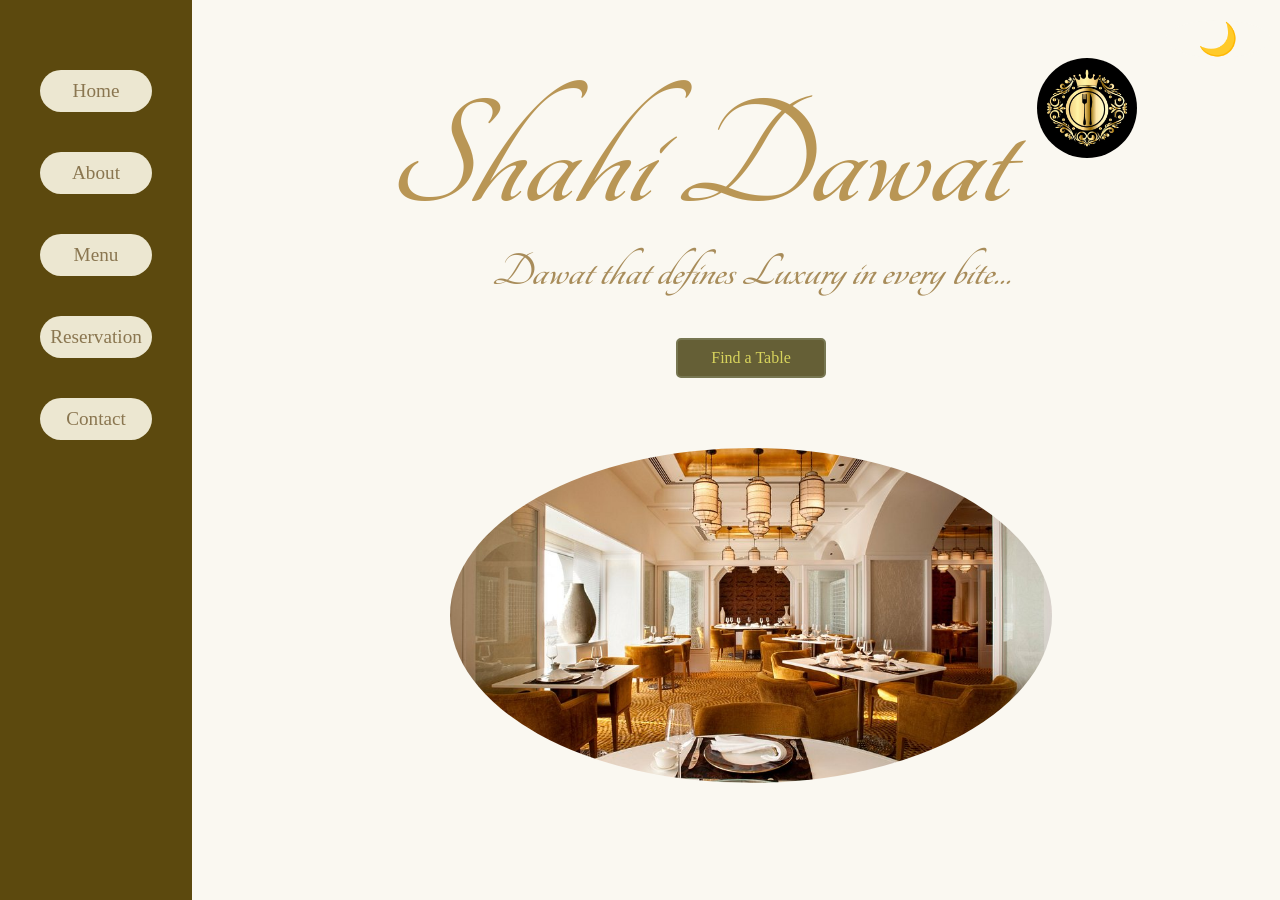
<file: index.html>
<!doctype html>
<html lang="en">

  <head>
    <meta charset="UTF-8" />
    <meta name="viewport" 
          content="width=device-width, initial-scale=1.0" />

    <!-- Title of the website -->
    <title>Complete Business Website</title>

    <!-- CSS file linked with HTML file -->
    <link rel="stylesheet" 
          href="./css/style_home.css" />

    <!-- Imported Google Fonts -->
    <link rel="preconnect" 
          href="https://fonts.googleapis.com" />
    <link rel="preconnect" 
          href="https://fonts.gstatic.com" crossorigin />
    <link rel="preconnect" 
          href="https://fonts.googleapis.com" />
    <link rel="preconnect" 
          href="https://fonts.gstatic.com" crossorigin />
    <link
      href="https://fonts.googleapis.com/css2?family=Finlandica+Headline:ital,wght@0,100..900;1,100..900&family=Lobster&family=Tangerine:wght@400;700&display=swap"
      rel="stylesheet"
    />
  </head>

  <body>

    <!-- CSS Grid used to place the navigation bar 
     separate from other contents -->
    <div class="grid-container">

      <!-- Code for creating navigation bar -->
      <div class="navigation-bar">

        <!-- Navigation bar created using unorderd list :
             <ul> and <li> tag -->
        <ul class="nav-list">

           <!-- Created links to destination webpages 
            inside <li> tag 
            using <a> tag 
            and href attribute -->
          <li class="nav-list-items">
              <!-- Link to Home page -->
            <a class="nav-list-links" 
               href="index.html"
               >Home</a>
          </li>

          <li class="nav-list-items">
            <!-- Link to About page -->
            <a class="nav-list-links" 
               href="about.html"
               >About</a>
          </li>

          <li class="nav-list-items">
            <!-- Link to Menu page -->
            <a class="nav-list-links" 
               href="menu.html"
               >Menu</a>
          </li>

          <li class="nav-list-items">
            <!-- Link to Resevation page -->
            <a class="nav-list-links" 
               href="reservation.html"
               >Reservation</a>
          </li>

          <li class="nav-list-items">
            <!-- Link to Contact page -->
            <a class="nav-list-links" 
               href="contact.html"
               >Contact</a>
          </li>

        </ul>

      </div>


      
      <!-- Code for main content of the 
           Home page -->
      <div class="main-content">
        
        <!-- Theme toggle button -->
        <div class="theme-toggle">
          <button class="theme-toggle-button">&#127769</button>
        </div>

        <!-- Added name of the restraunt 
          using <h1> tag and 
          logo of the restraunt 
          using <img> tag-->
        <div class="restaurant-name">

          <!-- Main heading -->
          <h1>Shahi Dawat</h1>

          <!-- Logo -->
          <img class="logo" 
               src="./images/logo.avif" 
               alt="logo of restraunt" />

        </div>

        <!-- Added a tagline for the restraunt 
             using <p> tag -->
        <div class="tagline">
          <p>Dawat that defines Luxury in every bite...</p>
        </div>

        <!-- Added a button 
            for booking a table 
            in the restraunt -->
        <div class="table-booking-button-container">
          
          <button class="table-booking-button">
            <a class="table-booking-button-text" 
               href="./reservation.html"
               >Find a Table</a>
          </button>
          
        </div>

        <!-- Added an image of the restraunt 
            using <img> tag-->
        <div class="hero-image">
          <img class="img" 
               src="./images/image-restaurant.jpg" 
               alt="restaurnt image" />
        </div>

      </div>

    </div>

    <!-- JS file linked to html file -->
    <script src="./js/script_theme.js"></script>

  </body>
</html>
</file>
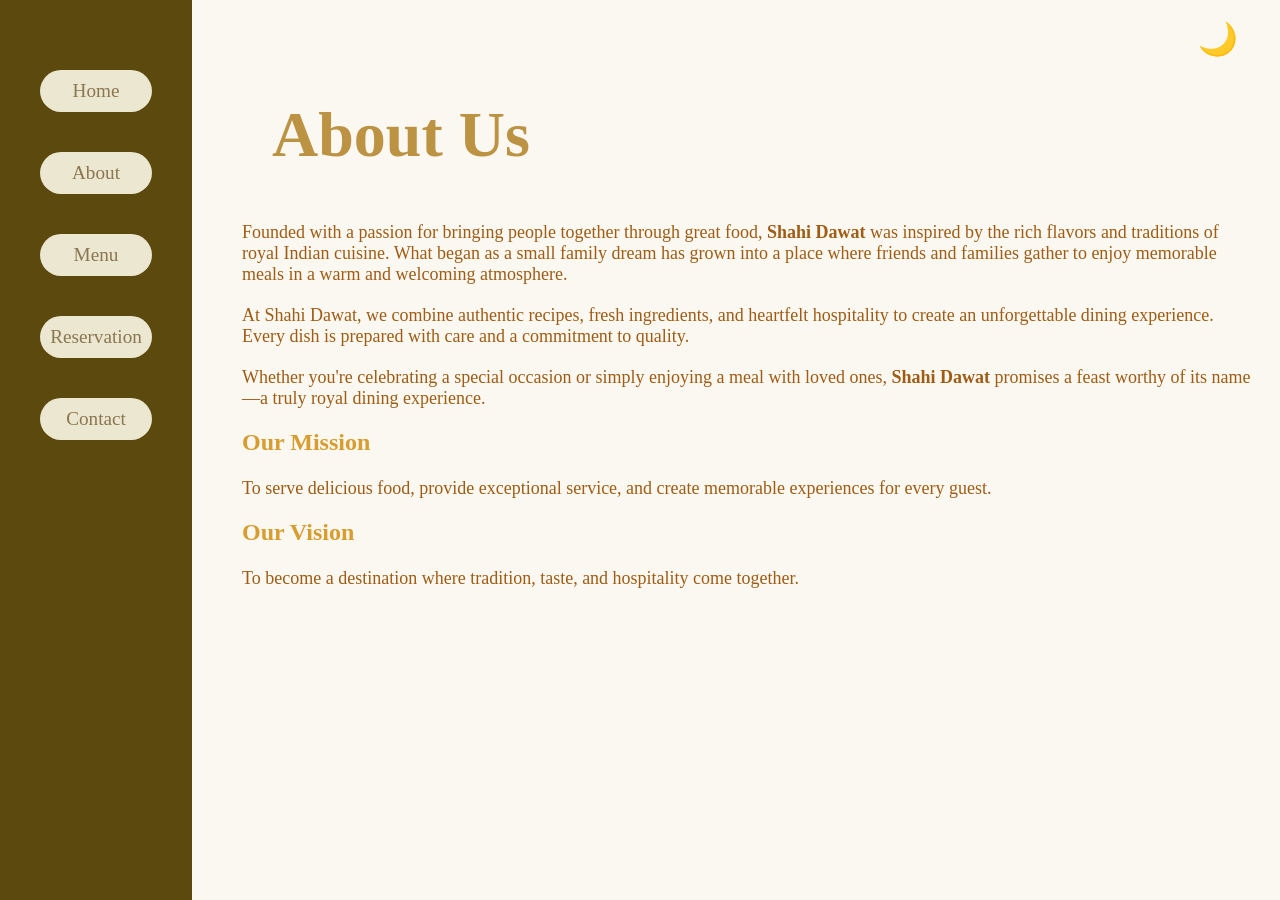
<file: about.html>
<!doctype html>
<html lang="en">

  <head>
    <meta charset="UTF-8" />
    <meta name="viewport" 
          content="width=device-width, initial-scale=1.0" />

    <!-- Title of the webpage -->
    <title>About page</title>

    <!-- CSS file linked with HTML file -->
    <link rel="stylesheet" 
          href="./css/style_about.css" />
  </head>

  <body>

    <!-- CSS Grid container -->
    <div class="grid-container">
  
        <!-- Navigation bar -->
        <div class="navigation-bar">
          <ul class="nav-list">
  
            <li class="nav-list-items">
              <a class="nav-list-links" 
                  href="index.html"
                  >Home</a>
            </li>
            <li class="nav-list-items">
              <a class="nav-list-links" 
                 href="about.html"
                 >About</a>
            </li>
            <li class="nav-list-items">
              <a class="nav-list-links" 
                 href="menu.html"
                 >Menu</a>
            </li>
            <li class="nav-list-items">
              <a class="nav-list-links" 
                 href="reservation.html"
                 >Reservation</a>
            </li>
            <li class="nav-list-items">
              <a class="nav-list-links" 
                 href="contact.html"
                 >Contact</a>
            </li>

          </ul>
        </div>

        

      <!-- Main content -->
        <div class="about">

          <!-- Theme toggle button -->
          <div class="theme-toggle">
          <button class="theme-toggle-button">&#127769</button>
        </div>

        <!-- Main heading -->
          <h2>About Us</h2>

          <!-- About the restaurant -->
          <p>
            Founded with a passion for bringing people together through great
            food,
            <strong>Shahi Dawat</strong> was inspired by the rich flavors and
            traditions of royal Indian cuisine. What began as a small family
            dream has grown into a place where friends and families gather to
            enjoy memorable meals in a warm and welcoming atmosphere.
          </p>

          <p>
            At Shahi Dawat, we combine authentic recipes, fresh ingredients, and
            heartfelt hospitality to create an unforgettable dining experience.
            Every dish is prepared with care and a commitment to quality.
          </p>

          <p>
            Whether you're celebrating a special occasion or simply enjoying a
            meal with loved ones, <strong>Shahi Dawat</strong> promises a feast
            worthy of its name—a truly royal dining experience.
          </p>

          <h3>Our Mission</h3>
          <p>
            To serve delicious food, provide exceptional service, and create
            memorable experiences for every guest.
          </p>

          <h3>Our Vision</h3>
          <p>
            To become a destination where tradition, taste, and hospitality come
            together.
          </p>

        </div>

    </div>

    <!-- JS file linked to html file -->
    <script src="./js/script_theme.js"></script>
    
  </body>
</html>
</file>
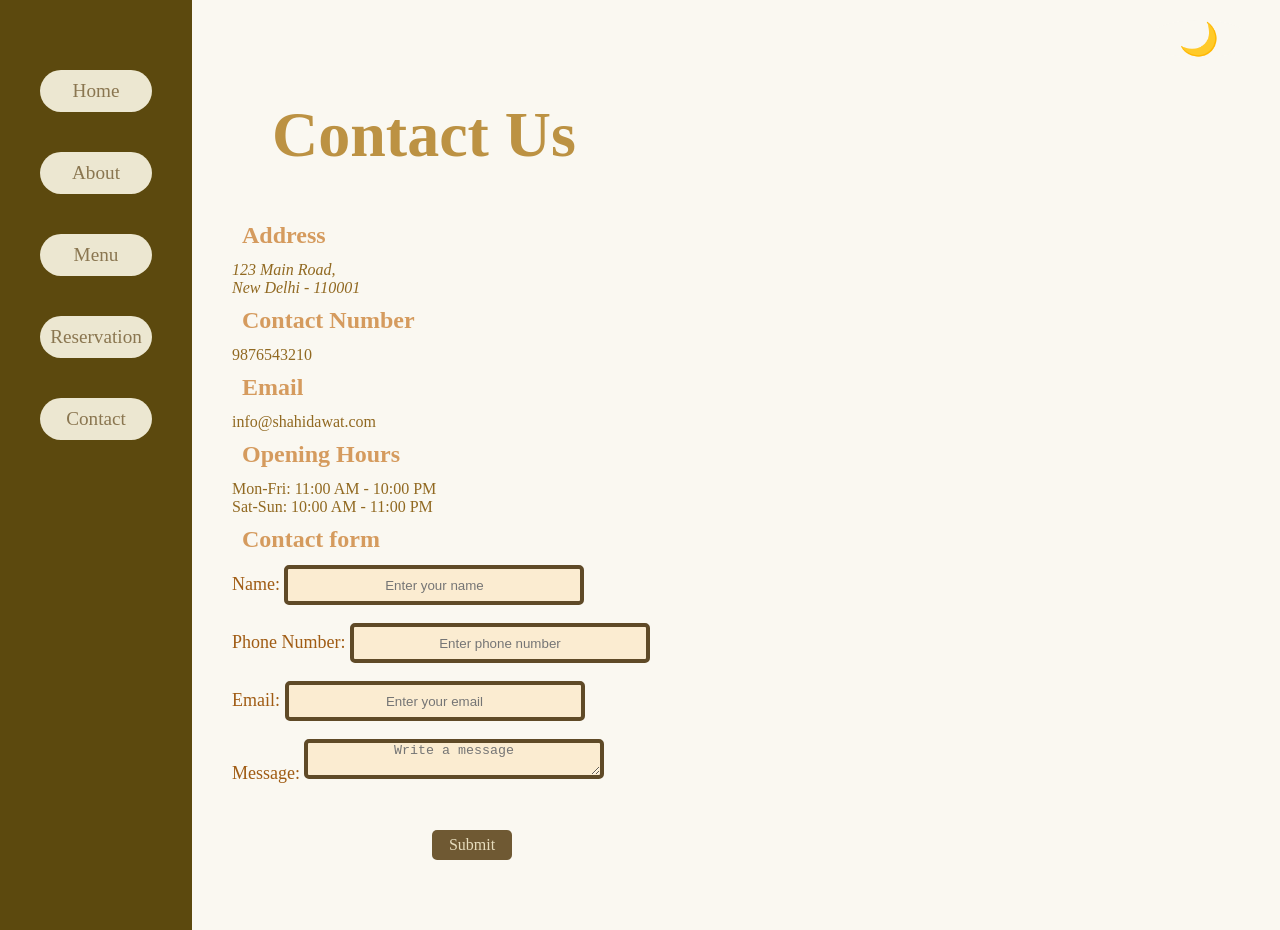
<file: contact.html>
<!doctype html>
<html lang="en">

  <head>
    <meta charset="UTF-8" />
    <meta name="viewport" 
          content="width=device-width, initial-scale=1.0" />

    <!-- Title of the webpage -->
    <title>Contact page</title>

    <!-- CSS file linked with HTML file -->
    <link rel="stylesheet" 
          href="./css/style_contact.css" />
  </head>

  <body>

    <!-- CSS Grid container -->
    <div class="grid-container">

      <!-- Navigation bar -->
      <div class="navigation-bar">
        <ul class="nav-list">

          <li class="nav-list-items">
            <a class="nav-list-links" 
               href="index.html"
               >Home</a>
          </li>
          <li class="nav-list-items">
            <a class="nav-list-links" 
               href="about.html"
               >About</a>
          </li>
          <li class="nav-list-items">
            <a class="nav-list-links" 
               href="menu.html"
               >Menu</a>
          </li>
          <li class="nav-list-items">
            <a class="nav-list-links" 
               href="reservation.html"
               >Reservation</a>
          </li>
          <li class="nav-list-items">
            <a class="nav-list-links" 
               href="contact.html"
               >Contact</a>
          </li>

        </ul>
      </div>

       

      <!-- Main content -->
      <div class="contact-info">

        <!-- Theme toggle button -->
        <div class="theme-toggle">
          <button class="theme-toggle-button">&#127769</button>
        </div>

        <!-- Main heading -->
        <h2>Contact Us</h2>

        <!-------------------------- Contact details ------------------------------->

        <!-- Address of restaurant -->
        <h3 class="headings">
          Address
        </h3>

        <address class="info">
          123 Main Road, <br />
          New Delhi - 110001
        </address>

        <!-- Contact number of restaurant -->
        <h3 class="headings">
          Contact Number
        </h3>

        <p class="info">
           9876543210
        </p>

        <!-- Email ID of restaurant -->
        <h3 class="headings">
            Email
        </h3>

        <p class="info">
           info@shahidawat.com
        </p>

        <!-- Opening Hours of restaurant -->
        <h3 class="headings">
            Opening Hours
        </h3>

        <p class="info"
           >Mon-Fri: 11:00 AM - 10:00 PM
        </p>

        <p class="info"
           >Sat-Sun: 10:00 AM - 11:00 PM
        </p>

      


        <!-------------------------- Contact form ------------------------------------>
      
        <h3 id="contact-form-heading" 
            class="headings">
            Contact form
        </h3>

        <form id="form">

          <label class="labels"
                 for="name"
                 >Name: </label>
          <input id="name"
                 class="input-box" 
                 type="text"
                 placeholder="Enter your name" 
                 required 
                 autocomplete="name" 
                 minlength="3"/>
          <small id="name-error"
                 class="error-messages"></small>
          <br />
          <br />

          <label class="labels"
                 for="phone-number"
                 >Phone Number: </label>
          <input id="ph-no"
                 class="input-box" 
                 type="tel"
                 placeholder="Enter phone number" 
                 required 
                 autocomplete="phone-number" 
                 size="10"/> 
          <small id="phone-error"
                 class="error-messages"></small>
          <br />
          <br />

          <label class="labels"
                 for="email"
                 >Email: </label>
          <input id="email"
                 class="input-box" 
                 type="email" 
                 placeholder="Enter your email"
                 required />
          <small id="email-error"
                 class="error-messages"></small>
          <br />
          <br />

          <label class="labels"
                 for="text-area"
                 >Message:</label>
          <textarea
            id="text-area"
            class="input-box"
            placeholder="Write a message"
            required
            maxlength="100"
          ></textarea>
          <br />
          <br />
          <br />

          <!-- Contact form submit button -->
          <div class="submit-button" 
               type="Submit">
            <button class="button">Submit</button>
          </div>

        </form>
     </div>
      

    </div>

    <!-- JS file linked to html file -->
    <script src="./js/script_theme.js"></script>
    <script src="./js/script_contact.js"></script>
    
  </body>
</html>
</file>
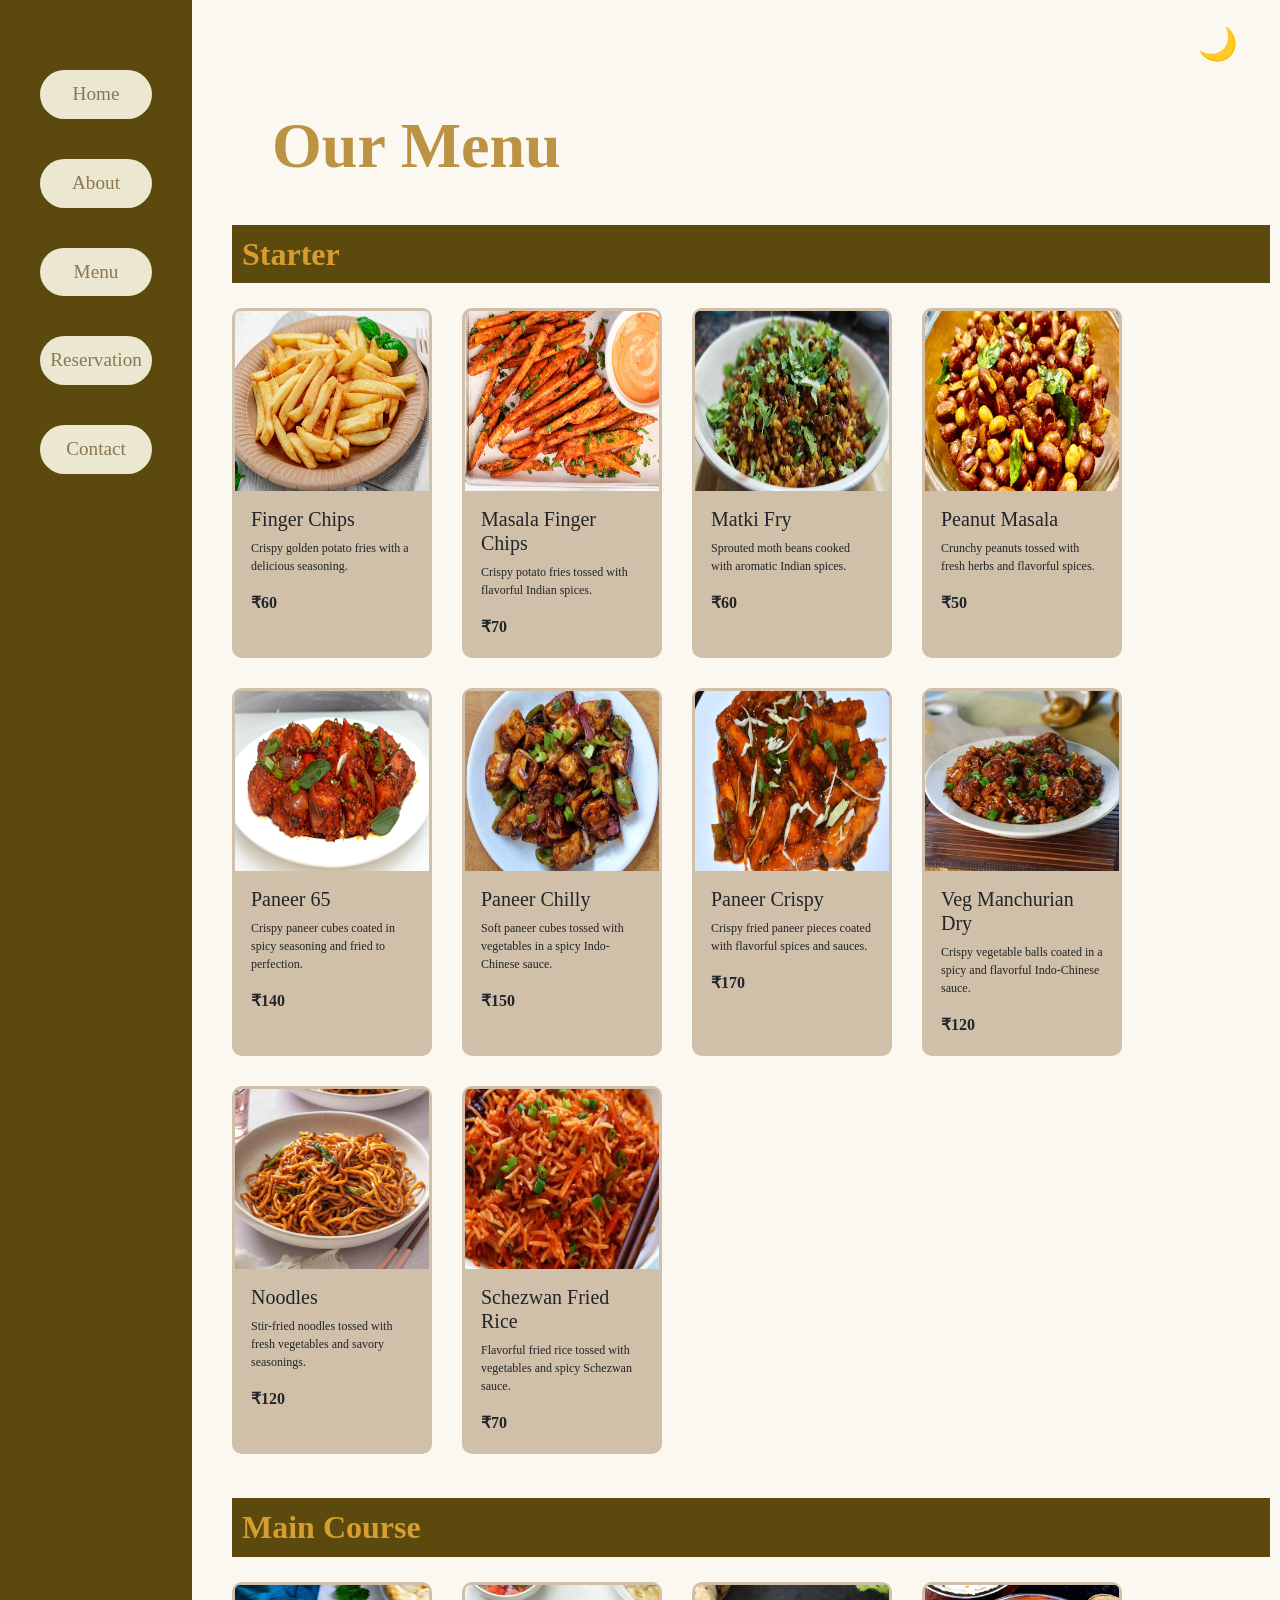
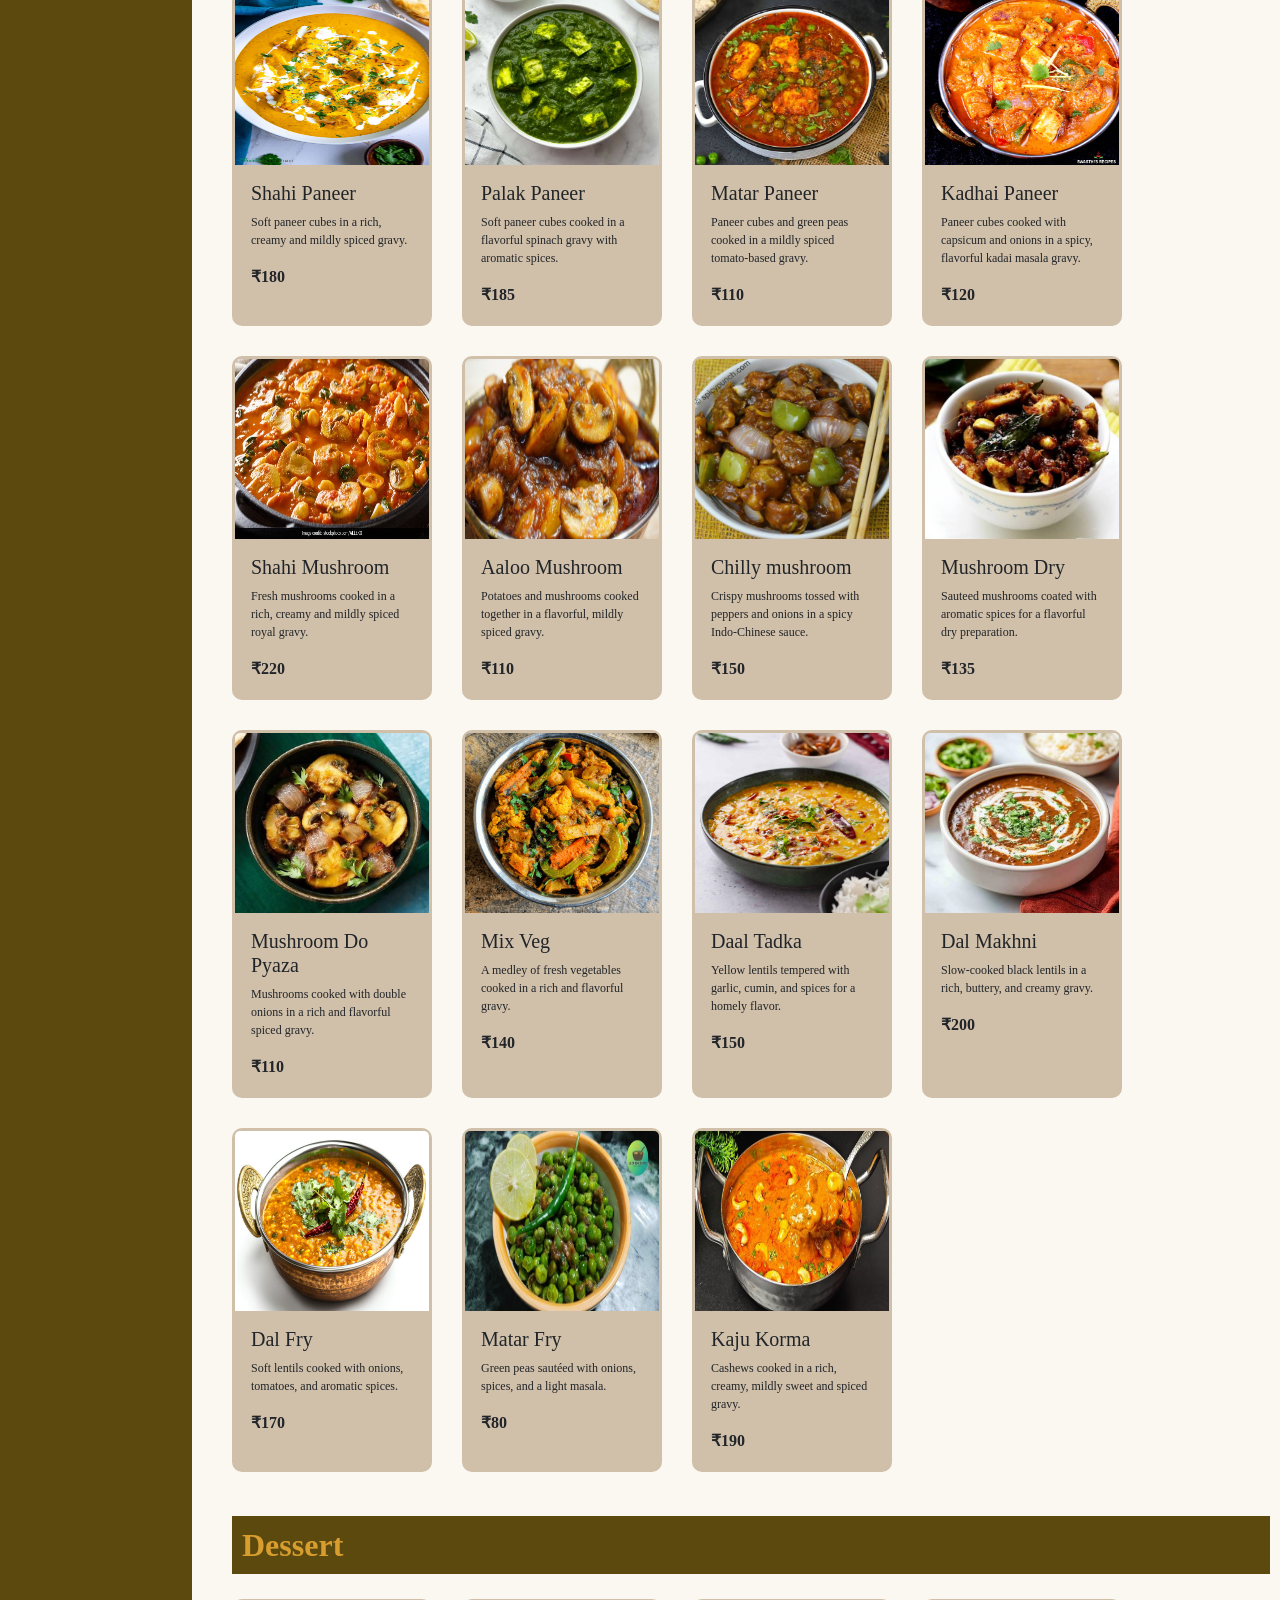
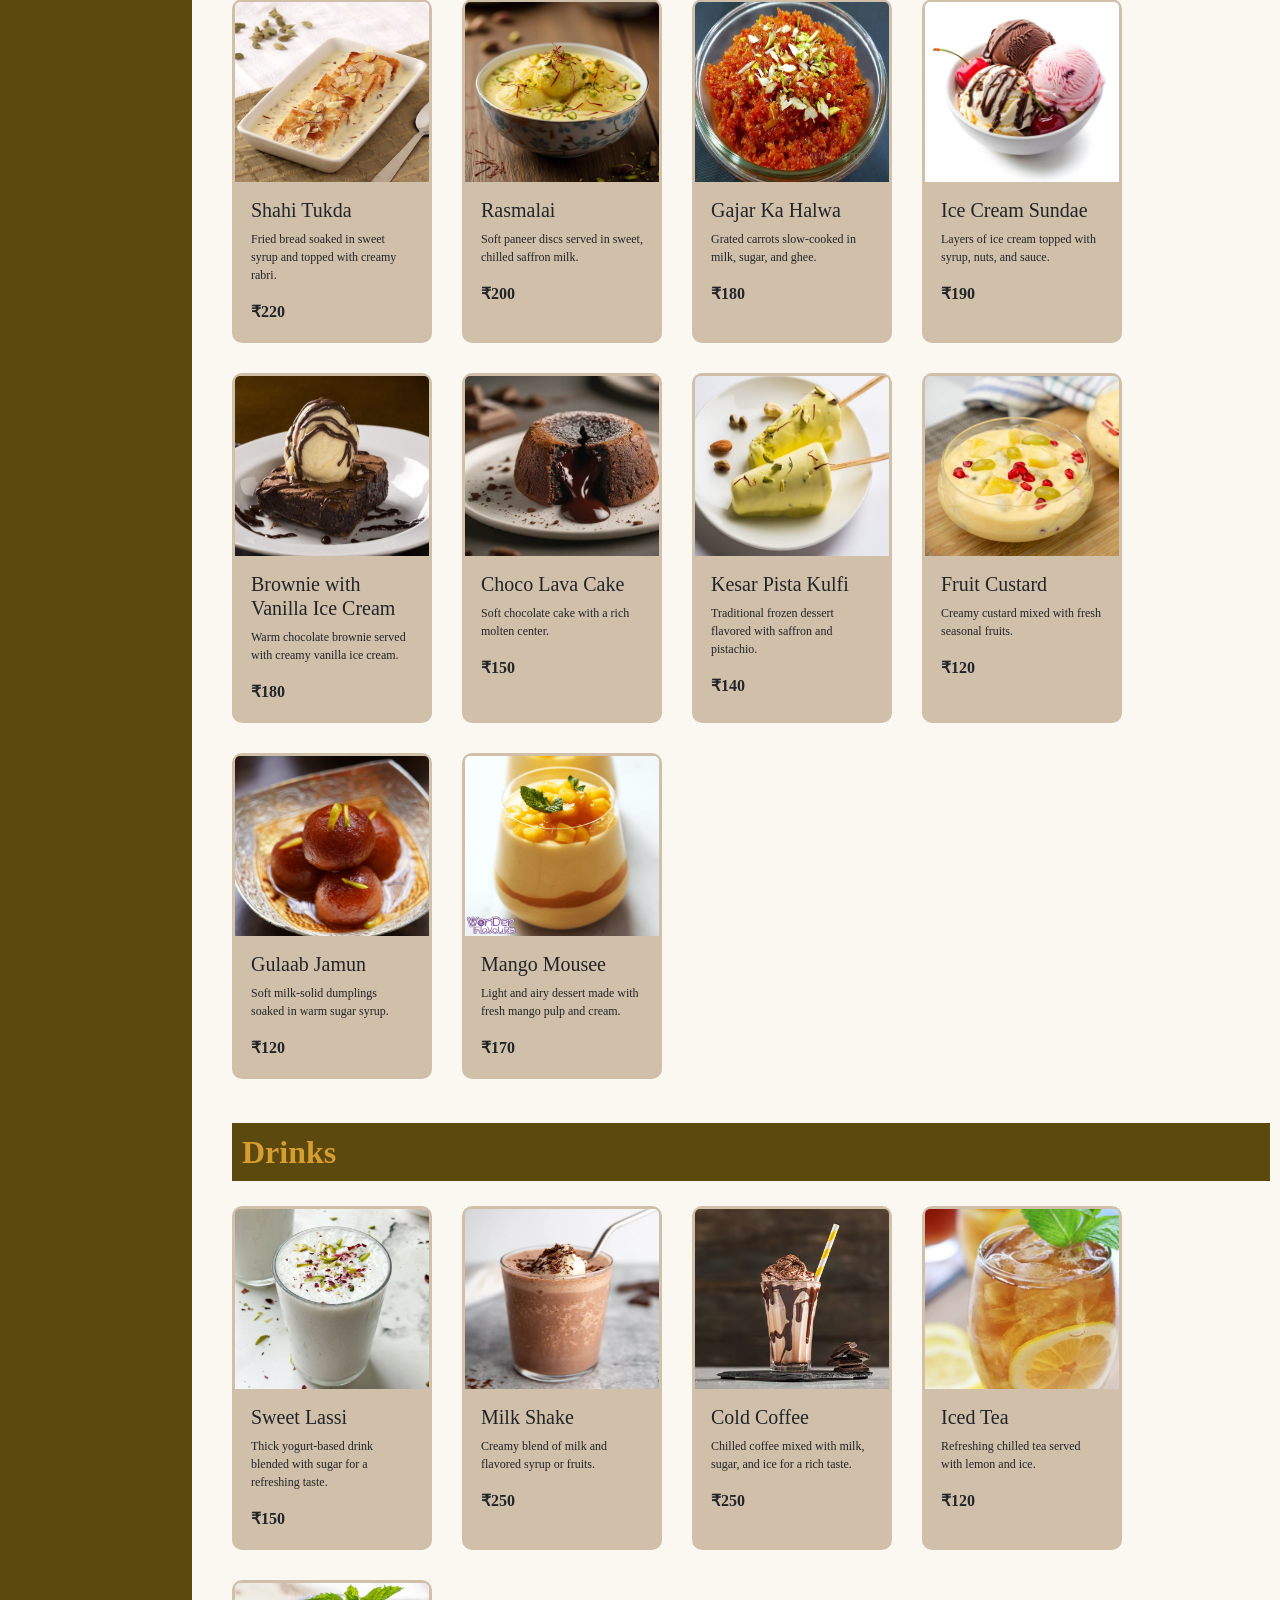
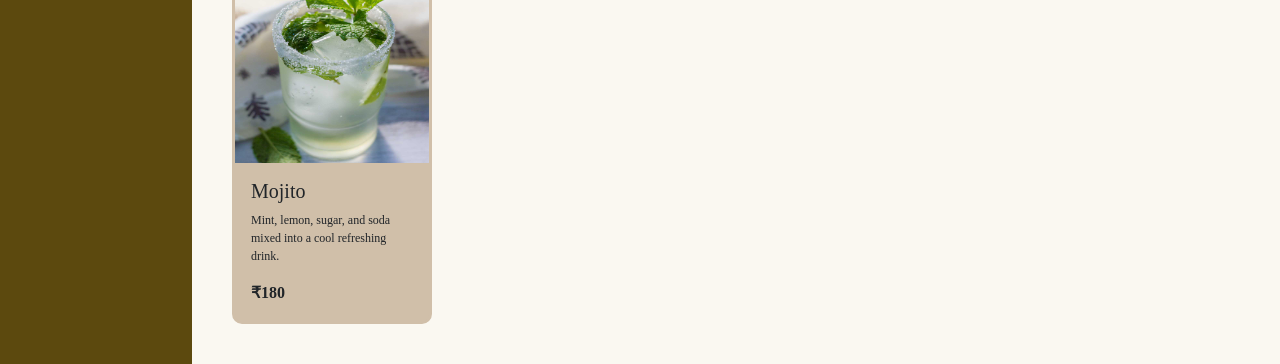
<file: menu.html>
<!doctype html>
<html lang="en">

  <head>
    <meta charset="UTF-8" />
    <meta name="viewport" 
          content="width=device-width, initial-scale=1.0" />

    <!-- Title of the webpage -->
    <title>Menu page</title>

    <!-- Bootstrap CSS link -->
    <link
      href="https://cdn.jsdelivr.net/npm/bootstrap@5.3.8/dist/css/bootstrap.min.css"
      rel="stylesheet"
      integrity="sha384-sRIl4kxILFvY47J16cr9ZwB07vP4J8+LH7qKQnuqkuIAvNWLzeN8tE5YBujZqJLB"
      crossorigin="anonymous"
    />

    <!-- CSS file linked with HTML file -->
    <link rel="stylesheet" 
          href="./css/style_menu.css" />
  </head>

  <body>

    <!-- CSS Grid container -->
    <div class="grid-container">

      <!-- Navigation bar -->
      <div class="navigation-bar">
        <ul class="nav-list">

          <li class="nav-list-items">
            <a class="nav-list-links" 
               href="index.html"
               >Home</a>
          </li>
          <li class="nav-list-items">
            <a class="nav-list-links" 
               href="about.html"
               >About</a>
          </li>
          <li class="nav-list-items">
            <a class="nav-list-links" 
               href="menu.html"
               >Menu</a>
          </li>
          <li class="nav-list-items">
            <a class="nav-list-links" 
               href="reservation.html"
               >Reservation</a>
          </li>
          <li class="nav-list-items">
            <a class="nav-list-links" 
               href="contact.html"
               >Contact</a>
          </li>

        </ul>
      </div>

      
        
        <!-- Main content -->
      <div class="menu">

        <!-- Theme toggle button -->
       <div class="theme-toggle">
          <button class="theme-toggle-button">&#127769</button>
        </div>

        <!-- Main heading -->
        <h2>Our Menu</h2>

        <!----------------------Starter section --------------------------->
        <div class="starter-section"> 

          <!-- Sub-heading -->
          <h3>Starter</h3>

        </div>
        
        <section class="starter">

          <div class="menu-cards">

            <!-- Menu card -->
            <div class="card-group">
              <div class="card">
                <img
                  src="./images/menu_images/starter/fingerChips.jpg"
                  class="card-img-top"
                  alt="finger chips"
                />
                <div class="card-body">
                  <h5 class="card-title">Finger Chips</h5>
                  <p class="card-text">
                    Crispy golden potato fries with a delicious seasoning.
                  </p>
                  <p class="price"><strong>₹60</strong></p>
                </div>
              </div>
            </div>

            <!-- Menu card -->
            <div class="card-group">
              <div class="card">
                <img
                  src="./images/menu_images/starter/MasalaFingerChips.jpg"
                  class="card-img-top"
                  alt="Masala Finger Chips"
                />
                <div class="card-body">
                  <h5 class="card-title">Masala Finger Chips</h5>
                  <p class="card-text">
                    Crispy potato fries tossed with flavorful Indian spices.
                  </p>
                  <p class="price"><strong>₹70</strong></p>
                </div>
              </div>
            </div>

            <!-- Menu card -->
            <div class="card-group">
              <div class="card">
                <img
                  src="./images/menu_images/starter/matkiFry.png"
                  class="card-img-top"
                  alt="Matki Fry"
                />
                <div class="card-body">
                  <h5 class="card-title">Matki Fry</h5>
                  <p class="card-text">
                    Sprouted moth beans cooked with aromatic Indian spices.
                  </p>
                  <p class="price"><strong>₹60</strong></p>
                </div>
              </div>
            </div>

            <!-- Menu card -->
            <div class="card-group">
              <div class="card">
                <img
                  src="./images/menu_images/starter/peanutMasala.jpg"
                  class="card-img-top"
                  alt="Peanut Masala"
                />
                <div class="card-body">
                  <h5 class="card-title">Peanut Masala</h5>
                  <p class="card-text">
                    Crunchy peanuts tossed with fresh herbs and flavorful
                    spices.
                  </p>
                  <p class="price"><strong>₹50</strong></p>
                </div>
              </div>
            </div>

            <!-- Menu card -->
            <div class="card-group">
              <div class="card">
                <img
                  src="./images/menu_images/starter/paneer65.jpg"
                  class="card-img-top"
                  alt="Paneer 65"
                />
                <div class="card-body">
                  <h5 class="card-title">Paneer 65</h5>
                  <p class="card-text">
                    Crispy paneer cubes coated in spicy seasoning and fried to
                    perfection.
                  </p>
                  <p class="price"><strong>₹140</strong></p>
                </div>
              </div>
            </div>

            <!-- Menu card -->
            <div class="card-group">
              <div class="card">
                <img
                  src="./images/menu_images/starter/paneerChilly.webp"
                  class="card-img-top"
                  alt="Paneer Chilly"
                />
                <div class="card-body">
                  <h5 class="card-title">Paneer Chilly</h5>
                  <p class="card-text">
                    Soft paneer cubes tossed with vegetables in a spicy
                    Indo-Chinese sauce.
                  </p>
                  <p class="price"><strong>₹150</strong></p>
                </div>
              </div>
            </div>

            <!-- Menu card -->
            <div class="card-group">
              <div class="card">
                <img
                  src="./images/menu_images/starter/paneerCrispy.jpg"
                  class="card-img-top"
                  alt="Paneer Crispy"
                />
                <div class="card-body">
                  <h5 class="card-title">Paneer Crispy</h5>
                  <p class="card-text">
                    Crispy fried paneer pieces coated with flavorful spices and
                    sauces.
                  </p>
                  <p class="price"><strong>₹170</strong></p>
                </div>
              </div>
            </div>

            <!-- Menu card -->
            <div class="card-group">
              <div class="card">
                <img
                  src="./images/menu_images/starter/vegManchurianDry.webp"
                  class="card-img-top"
                  alt="Veg Manchurian Dry"
                />
                <div class="card-body">
                  <h5 class="card-title">Veg Manchurian Dry</h5>
                  <p class="card-text">
                    Crispy vegetable balls coated in a spicy and flavorful
                    Indo-Chinese sauce.
                  </p>
                  <p class="price"><strong>₹120</strong></p>
                </div>
              </div>
            </div>

            <!-- Menu card -->
            <div class="card-group">
              <div class="card">
                <img
                  src="./images/menu_images/starter/noodles.jpg"
                  class="card-img-top"
                  alt="Noodles"
                />
                <div class="card-body">
                  <h5 class="card-title">Noodles</h5>
                  <p class="card-text">
                    Stir-fried noodles tossed with fresh vegetables and savory
                    seasonings.
                  </p>
                  <p class="price"><strong>₹120</strong></p>
                </div>
              </div>
            </div>

            <!-- Menu card -->
            <div class="card-group">
              <div class="card">
                <img
                  src="./images/menu_images/starter/schezwanFriedRice.webp"
                  class="card-img-top"
                  alt="Schezwan Fried Rice"
                />
                <div class="card-body">
                  <h5 class="card-title">Schezwan Fried Rice</h5>
                  <p class="card-text">
                    Flavorful fried rice tossed with vegetables and spicy
                    Schezwan sauce.
                  </p>
                  <p class="price"><strong>₹70</strong></p>
                </div>
              </div>
            </div>

          </div>

        </section>

        <br />
         <!-------------------- End of Starter section ----------------->


        <!--------------------- Main Course section --------------------->
        <div class="main-course-section">
          <!-- Sub-heading -->
          <h3>Main Course</h3>
        </div>

        <section class="main-course">
          <div class="menu-cards">
            <!-- Menu card -->
            <div class="card-group">
              <div class="card">
                <img
                  src="./images/menu_images/main_course/shahiPaneer.jpg"
                  class="card-img-top"
                  alt="Shahi Paneer"
                />
                <div class="card-body">
                  <h5 class="card-title">Shahi Paneer</h5>
                  <p class="card-text">
                    Soft paneer cubes in a rich, creamy and mildly spiced gravy.
                  </p>
                  <p class="price"><strong>₹180</strong></p>
                </div>
              </div>
            </div>

            <!-- Menu card -->
            <div class="card-group">
              <div class="card">
                <img
                  src="./images/menu_images/main_course/palakPaneer.webp"
                  class="card-img-top"
                  alt="Palak Paneer"
                />
                <div class="card-body">
                  <h5 class="card-title">Palak Paneer</h5>
                  <p class="card-text">
                    Soft paneer cubes cooked in a flavorful spinach gravy with
                    aromatic spices.
                  </p>
                  <p class="price"><strong>₹185</strong></p>
                </div>
              </div>
            </div>

            <!-- Menu card -->
            <div class="card-group">
              <div class="card">
                <img
                  src="./images/menu_images/main_course/matarPaneer.jpg"
                  class="card-img-top"
                  alt="Matar Paneer"
                />
                <div class="card-body">
                  <h5 class="card-title">Matar Paneer</h5>
                  <p class="card-text">
                    Paneer cubes and green peas cooked in a mildly spiced
                    tomato-based gravy.
                  </p>
                  <p class="price"><strong>₹110</strong></p>
                </div>
              </div>
            </div>

            <!-- Menu card -->
            <div class="card-group">
              <div class="card">
                <img
                  src="./images/menu_images/main_course/kadhaiPaneer.jpg"
                  class="card-img-top"
                  alt="Kadhai Paneer"
                />
                <div class="card-body">
                  <h5 class="card-title">Kadhai Paneer</h5>
                  <p class="card-text">
                    Paneer cubes cooked with capsicum and onions in a spicy,
                    flavorful kadai masala gravy.
                  </p>
                  <p class="price"><strong>₹120</strong></p>
                </div>
              </div>
            </div>

            <!-- Menu card -->
            <div class="card-group">
              <div class="card">
                <img
                  src="./images/menu_images/main_course/shahiMushroom.jpg"
                  class="card-img-top"
                  alt="Shahi Mushroom"
                />
                <div class="card-body">
                  <h5 class="card-title">Shahi Mushroom</h5>
                  <p class="card-text">
                    Fresh mushrooms cooked in a rich, creamy and mildly spiced
                    royal gravy.
                  </p>
                  <p class="price"><strong>₹220</strong></p>
                </div>
              </div>
            </div>

            <!-- Menu card -->
            <div class="card-group">
              <div class="card">
                <img
                  src="./images/menu_images/main_course/aalooMushroom.jpg"
                  class="card-img-top"
                  alt="Aaloo Mushroom"
                />
                <div class="card-body">
                  <h5 class="card-title">Aaloo Mushroom</h5>
                  <p class="card-text">
                    Potatoes and mushrooms cooked together in a flavorful,
                    mildly spiced gravy.
                  </p>
                  <p class="price"><strong>₹110</strong></p>
                </div>
              </div>
            </div>

            <!-- Menu card -->
            <div class="card-group">
              <div class="card">
                <img
                  src="./images/menu_images/main_course/chilly mushroom.jpg"
                  class="card-img-top"
                  alt="Chilly Mushroom"
                />
                <div class="card-body">
                  <h5 class="card-title">Chilly mushroom</h5>
                  <p class="card-text">
                    Crispy mushrooms tossed with peppers and onions in a spicy
                    Indo-Chinese sauce.
                  </p>
                  <p class="price"><strong>₹150</strong></p>
                </div>
              </div>
            </div>

            <!-- Menu card -->
            <div class="card-group">
              <div class="card">
                <img
                  src="./images/menu_images/main_course/dryMushroom.jpeg"
                  class="card-img-top"
                  alt="Dry Mushroom"
                />
                <div class="card-body">
                  <h5 class="card-title">Mushroom Dry</h5>
                  <p class="card-text">
                    Sauteed mushrooms coated with aromatic spices for a
                    flavorful dry preparation.
                  </p>
                  <p class="price"><strong>₹135</strong></p>
                </div>
              </div>
            </div>

            <!-- Menu card -->
            <div class="card-group">
              <div class="card">
                <img
                  src="./images/menu_images/main_course/mushroomDoPyaza.jpg"
                  class="card-img-top"
                  alt="Mushroom Do Pyaza"
                />
                <div class="card-body">
                  <h5 class="card-title">Mushroom Do Pyaza</h5>
                  <p class="card-text">
                    Mushrooms cooked with double onions in a rich and flavorful
                    spiced gravy.
                  </p>
                  <p class="price"><strong>₹110</strong></p>
                </div>
              </div>
            </div>

            <!-- Menu card -->
            <div class="card-group">
              <div class="card">
                <img
                  src="./images/menu_images/main_course/mixVeg.png"
                  class="card-img-top"
                  alt="Mix Veg"
                />
                <div class="card-body">
                  <h5 class="card-title">Mix Veg</h5>
                  <p class="card-text">
                    A medley of fresh vegetables cooked in a rich and flavorful
                    gravy.
                  </p>
                  <p class="price"><strong>₹140</strong></p>
                </div>
              </div>
            </div>

            <!-- Menu card -->
            <div class="card-group">
              <div class="card">
                <img
                  src="./images/menu_images/main_course/daalTadka.jpg"
                  class="card-img-top"
                  alt="Daal Tadka"
                />
                <div class="card-body">
                  <h5 class="card-title">Daal Tadka</h5>
                  <p class="card-text">
                    Yellow lentils tempered with garlic, cumin, and spices for a
                    homely flavor.
                  </p>
                  <p class="price"><strong>₹150</strong></p>
                </div>
              </div>
            </div>

            <!-- Menu card -->
            <div class="card-group">
              <div class="card">
                <img
                  src="./images/menu_images/main_course/dalMakhni.jpg"
                  class="card-img-top"
                  alt="Dal Makhni"
                />
                <div class="card-body">
                  <h5 class="card-title">Dal Makhni</h5>
                  <p class="card-text">
                    Slow-cooked black lentils in a rich, buttery, and creamy
                    gravy.
                  </p>
                  <p class="price"><strong>₹200</strong></p>
                </div>
              </div>
            </div>

            <!-- Menu card -->
            <div class="card-group">
              <div class="card">
                <img
                  src="./images/menu_images/main_course/dalFry.jpg"
                  class="card-img-top"
                  alt="Dal Fry"
                />
                <div class="card-body">
                  <h5 class="card-title">Dal Fry</h5>
                  <p class="card-text">
                    Soft lentils cooked with onions, tomatoes, and aromatic
                    spices.
                  </p>
                  <p class="price"><strong>₹170</strong></p>
                </div>
              </div>
            </div>

            <!-- Menu card -->
            <div class="card-group">
              <div class="card">
                <img
                  src="./images/menu_images/main_course/matarFry.jpg"
                  class="card-img-top"
                  alt="Matar Fry"
                />
                <div class="card-body">
                  <h5 class="card-title">Matar Fry</h5>
                  <p class="card-text">
                    Green peas sautéed with onions, spices, and a light masala.
                  </p>
                  <p class="price"><strong>₹80</strong></p>
                </div>
              </div>
            </div>

            <!-- Menu card -->
            <div class="card-group">
              <div class="card">
                <img
                  src="./images/menu_images/main_course/kajuKorma.jpg"
                  class="card-img-top"
                  alt="Kaju Korma"
                />
                <div class="card-body">
                  <h5 class="card-title">Kaju Korma</h5>
                  <p class="card-text">
                    Cashews cooked in a rich, creamy, mildly sweet and spiced
                    gravy.
                  </p>
                  <p class="price"><strong>₹190</strong></p>
                </div>
              </div>
            </div>

          </div>

        </section>

        <br />
        <!-------------------- End of main course section ---------------------->


        <!------------------------ Dessert section ----------------------------->
        <div class="dessert-section">
          <!-- Sub-heading -->
          <h3>Dessert</h3>
        </div>

        <section class="dessert">
          <div class="menu-cards">
            <!-- Menu card -->
            <div class="card-group">
              <div class="card">
                <img
                  src="./images/menu_images/dessert/Shahi Tukda.jpg"
                  class="card-img-top"
                  alt="Shahi Tukda"
                />
                <div class="card-body">
                  <h5 class="card-title">Shahi Tukda</h5>
                  <p class="card-text">
                    Fried bread soaked in sweet syrup and topped with creamy
                    rabri.
                  </p>
                  <p class="price"><strong>₹220</strong></p>
                </div>
              </div>
            </div>

             <!-- Menu card -->
            <div class="card-group">
              <div class="card">
                <img
                  src="./images/menu_images/dessert/Rasmalai.jpg"
                  class="card-img-top"
                  alt="Rasmalai"
                />
                <div class="card-body">
                  <h5 class="card-title">Rasmalai</h5>
                  <p class="card-text">
                    Soft paneer discs served in sweet, chilled saffron milk.
                  </p>
                  <p class="price"><strong>₹200</strong></p>
                </div>
              </div>
            </div>

             <!-- Menu card -->
            <div class="card-group">
              <div class="card">
                <img
                  src="./images/menu_images/dessert/Gajar Ka Halwa.jpg"
                  class="card-img-top"
                  alt="Gajar Ka Halwa"
                />
                <div class="card-body">
                  <h5 class="card-title">Gajar Ka Halwa</h5>
                  <p class="card-text">
                    Grated carrots slow-cooked in milk, sugar, and ghee.
                  </p>
                  <p class="price"><strong>₹180</strong></p>
                </div>
              </div>
            </div>

             <!-- Menu card -->
            <div class="card-group">
              <div class="card">
                <img
                  src="./images/menu_images/dessert/Ice Cream Sundae.webp"
                  class="card-img-top"
                  alt="Ice Cream Sundae"
                />
                <div class="card-body">
                  <h5 class="card-title">Ice Cream Sundae</h5>
                  <p class="card-text">
                    Layers of ice cream topped with syrup, nuts, and sauce.
                  </p>
                  <p class="price"><strong>₹190</strong></p>
                </div>
              </div>
            </div>

             <!-- Menu card -->
            <div class="card-group">
              <div class="card">
                <img
                  src="./images/menu_images/dessert/Brownie with Vanilla Ice Cream.jpg"
                  class="card-img-top"
                  alt="Brownie with Vanilla Ice Cream"
                />
                <div class="card-body">
                  <h5 class="card-title">Brownie with Vanilla Ice Cream</h5>
                  <p class="card-text">
                    Warm chocolate brownie served with creamy vanilla ice cream.
                  </p>
                  <p class="price"><strong>₹180</strong></p>
                </div>
              </div>
            </div>

             <!-- Menu card -->
            <div class="card-group">
              <div class="card">
                <img
                  src="./images/menu_images/dessert/Choco Lava Cake.webp"
                  class="card-img-top"
                  alt="Choco Lava Cake"
                />
                <div class="card-body">
                  <h5 class="card-title">Choco Lava Cake</h5>
                  <p class="card-text">
                    Soft chocolate cake with a rich molten center.
                  </p>
                  <p class="price"><strong>₹150</strong></p>
                </div>
              </div>
            </div>

             <!-- Menu card -->
            <div class="card-group">
              <div class="card">
                <img
                  src="./images/menu_images/dessert/Kesar Pista Kulfi.avif"
                  class="card-img-top"
                  alt="Kesar Pista Kulfi"
                />
                <div class="card-body">
                  <h5 class="card-title">Kesar Pista Kulfi</h5>
                  <p class="card-text">
                    Traditional frozen dessert flavored with saffron and
                    pistachio.
                  </p>
                  <p class="price"><strong>₹140</strong></p>
                </div>
              </div>
            </div>

             <!-- Menu card -->
            <div class="card-group">
              <div class="card">
                <img
                  src="./images/menu_images/dessert/Fruit Custard.jpg"
                  class="card-img-top"
                  alt="Fruit Custard"
                />
                <div class="card-body">
                  <h5 class="card-title">Fruit Custard</h5>
                  <p class="card-text">
                    Creamy custard mixed with fresh seasonal fruits.
                  </p>
                  <p class="price"><strong>₹120</strong></p>
                </div>
              </div>
            </div>

             <!-- Menu card -->
            <div class="card-group">
              <div class="card">
                <img
                  src="./images/menu_images/dessert/Gulaab Jamun.jpg"
                  class="card-img-top"
                  alt="Gulaab Jamun"
                />
                <div class="card-body">
                  <h5 class="card-title">Gulaab Jamun</h5>
                  <p class="card-text">
                    Soft milk-solid dumplings soaked in warm sugar syrup.
                  </p>
                  <p class="price"><strong>₹120</strong></p>
                </div>
              </div>
            </div>

             <!-- Menu card -->
            <div class="card-group">
              <div class="card">
                <img
                  src="./images/menu_images/dessert/Mango Mousee.webp"
                  class="card-img-top"
                  alt="Mango Mousee"
                />
                <div class="card-body">
                  <h5 class="card-title">Mango Mousee</h5>
                  <p class="card-text">
                    Light and airy dessert made with fresh mango pulp and cream.
                  </p>
                  <p class="price"><strong>₹170</strong></p>
                </div>
              </div>
            </div>

          </div>

        </section>

        <br />

        <!--------------------- End of dessert section ---------------------->


        <!------------------------- Drinks section -------------------------->
        <div class="drink-section">
          <!-- Sub-heading -->
          <h3>Drinks</h3>
        </div>

        <section class="drink">
          <div class="menu-cards">
            <!-- Menu card -->
            <div class="card-group">
              <div class="card">
                <img
                  src="./images/menu_images/drinks/Sweet Lassi.webp"
                  class="card-img-top"
                  alt="Sweet Lassi"
                />
                <div class="card-body">
                  <h5 class="card-title">Sweet Lassi</h5>
                  <p class="card-text">
                    Thick yogurt-based drink blended with sugar for a refreshing
                    taste.
                  </p>
                  <p class="price"><strong>₹150</strong></p>
                </div>
              </div>
            </div>
         

            <!-- Menu card -->
          <div class="card-group">
            <div class="card">
              <img
                src="./images/menu_images/drinks/Milk Shake.webp"
                class="card-img-top"
                alt="Milk Shake"
              />
              <div class="card-body">
                <h5 class="card-title">Milk Shake</h5>
                <p class="card-text">
                  Creamy blend of milk and flavored syrup or fruits.
                </p>
                <p class="price"><strong>₹250</strong></p>
              </div>
            </div>
          </div>

          <!-- Menu card -->
          <div class="card-group">
            <div class="card">
              <img
                src="./images/menu_images/drinks/Cold Coffee.avif"
                class="card-img-top"
                alt="Cold Coffee"
              />
              <div class="card-body">
                <h5 class="card-title">Cold Coffee</h5>
                <p class="card-text">
                  Chilled coffee mixed with milk, sugar, and ice for a rich
                  taste.
                </p>
                <p class="price"><strong>₹250</strong></p>
              </div>
            </div>
          </div>

          <!-- Menu card -->
          <div class="card-group">
            <div class="card">
              <img
                src="./images/menu_images/drinks/Iced Tea.jpg"
                class="card-img-top"
                alt="Iced Tea"
              />
              <div class="card-body">
                <h5 class="card-title">Iced Tea</h5>
                <p class="card-text">
                  Refreshing chilled tea served with lemon and ice.
                </p>
                <p class="price"><strong>₹120</strong></p>
              </div>
            </div>
          </div>

          <!-- Menu card -->
          <div class="card-group">
            <div class="card">
              <img
                src="./images/menu_images/drinks/Mojito.jpg"
                class="card-img-top"
                alt="Mojito"
              />
              <div class="card-body">
                <h5 class="card-title">Mojito</h5>
                <p class="card-text">
                  Mint, lemon, sugar, and soda mixed into a cool refreshing
                  drink.
                </p>
                <p class="price"><strong>₹180</strong></p>
              </div>
            </div>
          </div>

          </div>

        </section>
        <!----------------------- End of drinks section ----------------------------->

      </div>

    </div>
    
    <!-- JS file linked to html file -->
    <script src="./js/script_theme.js"></script>
    
  </body>
</html>
</file>
<file: css/style_home.css>
/* Reset default styles */
* {
  margin: 0;
  padding: 0;
  box-sizing: border-box;
}


/* Set background color of the body of Home page using 'background-color' property */
body {
  background-color: #FAF8F1;
}


/* dark mode styling */
.dark{
  background-color: black;

 @media (max-width: 767px){
  .navigation-bar{
    background-color: black;
  }

  .nav-list-items{
    background-color: black;
  }
  }

  .theme-toggle-button{
    background-color: black;
  }
}


/* Grid Layout */
.grid-container {
  display: grid;
  height: 100vh;
  max-width: 100%;

  grid-template-columns: 15% 85%;
  gap: 20px;
}


/* Navigation bar layout and styling */
.navigation-bar {
  display: flex;
  justify-content: center;

  grid-column-start: 1;
  grid-column-end: 2;
  grid-row-start: 1;
  grid-row-end: -1;

  font-size: larger;
  background-color: #5c490e;
}

.nav-list {
  list-style: none;
  margin-top: 50px;
  
  position: fixed;

  display: flex;
  flex-direction: column;
}

.nav-list-items {
  margin: 20px;
  padding: 10px;

  text-align: center;

  background-color: #ece7d1;
  border-radius: 50px;

}

.nav-list-links {
  color: #8a7650;
  text-decoration: none;
}


/* Navigation links hover effect */
.nav-list-links:hover{
  color: #cfa24d;
}


/* Theme toggle button layout */
.theme-toggle{
  display: flex;
  justify-content: end;
}


/* Theme toggle button styling */
.theme-toggle-button{
  width: 10%;
  height: 100%;

  font-size: xx-large;

  background-color: #FAF8F1;
  border: none;
  border-radius: 50%;
}


/* Theme toggle button hover effect */
.theme-toggle-button:hover{
  cursor: pointer;
}


/* Main content layout and styling*/
.main-content {
  display: flex;
  flex-direction: column;

  grid-column-start: 2;
  grid-column-end: -1;
  grid-row-start: 1;
  grid-row-end: -1;

  max-width: 100%;
  margin: 20px 30px 20px 20px;
}


/* Restaurant name layout and styling */
.restaurant-name {
  display: inline-flex;
  justify-content: center;

  height: fit-content;
}

h1 {
  margin: 10px 10px 0px 10px;
  padding: 10px 10px 0px 10px;

  font-size: 10rem;
  font-family: "Tangerine", cursive;
  font-weight: 700;
  font-style: italic;

  color: #b99655;
}


/* Restaurant logo styling */
.logo {
  height: 100px;
  width: fit-content;

  margin-left: 10px;
  
  border-radius: 50%;
 
}


/* Restaurant tagline layout amd styling */
.tagline {
  display: flex;
  justify-content: center;
  flex-direction: row-reverse;

  height: fit-content;

  font-size: 3rem;
  font-family: "Tangerine", cursive;
  font-weight: 700;
  font-style: italic;

  color: #a88c5a;
}


/* Table booking button container layout and styling */
.table-booking-button-container {
  display: flex;
  justify-content: center;
  align-items: center;

  margin: 20px;
  padding: 10px;
}


/* Table booking button styling */
.table-booking-button{
  margin: 10px;
  height: 40px;
  width: 150px;

  background-color: rgb(101, 95, 54);
  border: 2px solid #777651;
  border-radius: 5px;

  font-size: medium;
  font-family: "Times New Roman", Times, serif;
  
}

.table-booking-button-text{
  text-decoration: none;
  color: #d7d35c;
}


/* Button hover effect */
.table-booking-button:hover{
  background-color: rgb(122, 114, 65);
}

@keyframes fadeIn {
  from {
    opacity: 0;
  }

  to {
    opacity: 1;
  }
}

.img {
  animation: fadeIn 2s;
}

/* Restaurant image layout */
.hero-image {
  display: flex;
  justify-content: center;
}


/* Restaurant image styling */
.img {
  height: 90%;
  width: 60%;

  margin: 20px;
  padding: 10px;

  border-radius: 50%;
}


/* Using media queries for responsiveness */

/* -------------------- For Tablets and small laptops ----------------------*/
@media (max-width: 1024px) {

  /* Reduce heading size */
  h1 {
    font-size: 8rem;
  }

  /* Increase image width */
  .img {
    width: 90%;
  }
}

/* -------------------------For Mobile phones ------------------------------*/
@media (max-width: 767px) {
  
  /* Grid layout */
  .grid-container {
    grid-template-rows: 7% 93%;
  }

  /* Navigation bar layout and styling */
  .navigation-bar {
    align-items: center;

    font-size: medium;
    background-color: #FAF8F1;

    grid-column-start: 1;
    grid-column-end: -1;
    grid-row-start: 1;
    grid-row-end: 2;

    width: 100%;
    z-index: 1000;

    position: fixed;
    top: 0;
    left: 0;
  }

  .nav-list {
    margin-top: 5px;

    flex-direction: row;

    position: static;
  }

  .nav-list-items {
    margin: 5px;
    padding: 5px;

    background-color: #FAF8F1;
  }

  .main-content{
    grid-column-start: 1;
    grid-column-end: -1;

  }

  .theme-toggle-button{
    margin-top: 10px;
  }

  /* Heading styling */
  .restraunt-name {
    margin-top: 20px;
  }

  h1 {
    margin: 30px 30px 0px 30px;
    padding: 10px 10px 0px 10px;

    font-size: 6rem;
  }

  /* Reduce logo size */
  .logo {
    height: 100px;
    margin: 30px 30px 0px 0px;
  }

  /* Reduce tagline font size */
  .tagline {
    font-size: 2rem;
  }

  /* Increase image width */
  .img {
    width: 90%;
  }
}
</file>
<file: css/style_about.css>
/* Reset default styles */
* {
  margin: 0;
  padding: 0;
  box-sizing: border-box;
}


/* Set background color of the body of Home page using 'background-color' property */
body {
  background-color: #faf8f1;
}


/* dark mode styling */
.dark {
  background-color: black;

  @media (max-width: 767px) {
    .navigation-bar {
      background-color: black;
    }

    .nav-list-items {
      background-color: black;
    }
  }

  .theme-toggle-button {
    background-color: black;
  }

  p{
    color:#706044;
  }
}


/* Grid Layout */
.grid-container {
  display: grid;
  height: 100vh;
  max-width: 100%;

  grid-template-columns: 15% 85%;
  gap: 20px;
}


/* Navigation bar layout and styling */
.navigation-bar {
  display: flex;
  justify-content: center;

  grid-column-start: 1;
  grid-column-end: 2;
  grid-row-start: 1;
  grid-row-end: -1;

  font-size: larger;
  background-color: #5c490e;
}

.nav-list {
  list-style: none;
  margin-top: 50px;

  position: fixed;

  display: flex;
  flex-direction: column;
}

.nav-list-items {
  margin: 20px;
  padding: 10px;

  text-align: center;

  background-color: #ece7d1;
  border-radius: 50px;
}

.nav-list-links {
  color: #8a7650;
  text-decoration: none;
}

/* Navigation links hover effect */
.nav-list-links:hover {
  color: #cfa24d;
}


/* Theme toggle button layout */
.theme-toggle {
  display: flex;
  justify-content: end;
}


/* Theme toggle button styling */
.theme-toggle-button {
  width: 10%;
  height: 100%;

  font-size: xx-large;

  background-color: #FAF8F1;
  border: none;
  border-radius: 50%;
}


/* Theme toggle button hover effect */
.theme-toggle-button:hover {
  cursor: pointer;
}


/* Main content layout and styling*/
.about {
  display: flex;
  flex-direction: column;

  grid-column-start: 2;
  grid-column-end: -1;
  grid-row-start: 1;
  grid-row-end: -1;

  max-width: 100%;
  margin: 20px 30px 20px 20px;
}


/* Main heading styling */
h2 {
  margin: 30px;
  padding: 10px;

  font-size: 4rem;
  color: #bc9243;
}


/* Sub-headings styling */
h3 {
  margin-bottom: 2px;
  padding: 10px;

  font-size: x-large;
  font-weight: bolder;
  color: #d89d2f;
}


/* Paragraph styling */
p {
  margin: 5px;
  padding: 5px;

  font-size: 18px;
  color: #a05c14;
  
}


/* Using media queries for responsiveness */

/* -------------------------For Mobile phones ------------------------------*/
@media (max-width: 767px) {

  /* Grid Layout */
  .grid-container {
    grid-template-rows: 7% 93%;
  }

  /* Navigation bar styling */
  .navigation-bar {
    align-items: center;

    font-size: medium;
    background-color: #FAF8F1;

    grid-column-start: 1;
    grid-column-end: -1;
    grid-row-start: 1;
    grid-row-end: 2;
    
    width: 100%;
    z-index: 1000;

    position: fixed;
    top: 0;
    left: 0;
    
  }

  .nav-list {
    margin-top: 5px;

    flex-direction: row;

    position: static;
    
  }

  .nav-list-items {
    margin: 5px;
    padding: 5px;

    background-color: #FAF8F1;
  }

  /* Theme toggle button styling */
  .theme-toggle-button {
  width: fit-content;
  }

  /* Main content styling */
  .about {
    margin: 0px 30px 20px 20px;

    grid-column-start: 1;
    grid-column-end: -1;
    grid-row-start: 2;
  }

  /* Main heading styling */
  h2 {
  margin: 0px 0px 0px 10px;
  padding: 0px;

  font-size: 3rem;
  }
}
</file>
<file: css/style_contact.css>
/* Reset default styles */
* {
  margin: 0;
  padding: 0;
  box-sizing: border-box;
}

/* Set background color of the body of Home page using 'background-color' property */
body {
  background-color: #faf8f1;
}

/* dark mode styling */
.dark {
  background-color: black;

  @media (max-width: 767px) {
    .navigation-bar {
      background-color: black;
    }

    .nav-list-items {
      background-color: black;
    }
  }

  .theme-toggle-button {
    background-color: black;
  }

  .theme-toggle-button:hover{
    background-color: black;
  }

}

/* Grid Layout */
.grid-container {
  display: grid;
  height: 100vh;
  max-width: 100%;

  grid-template-columns: 15% 1fr 1fr;
  gap: 20px;
}

/* Navigation bar layout and styling */
.navigation-bar {
  display: flex;
  justify-content: center;

  grid-column-start: 1;
  grid-column-end: 2;
  grid-row-start: 1;
  grid-row-end: 4;

  font-size: larger;
  background-color: #5c490e;
}

.nav-list {
  list-style: none;
  margin-top: 50px;

  position: fixed;

  display: flex;
  flex-direction: column;
}

.nav-list-items {
  margin: 20px;
  padding: 10px;

  text-align: center;

  background-color: #ece7d1;
  border-radius: 50px;
}

.nav-list-links {
  color: #8a7650;
  text-decoration: none;
}

/* Navigation links hover effect */
.nav-list-links:hover {
  color: #cfa24d;
}

/* Theme toggle button layout */
.theme-toggle {
  display: flex;
  justify-content: end;
}

/* Theme toggle button styling */
.theme-toggle-button {
  width: 10%;
  height: 100%;

  font-size: xx-large;

  background-color: #faf8f1;
  border: none;
  border-radius: 50%;
}

/* Theme toggle button hover effect */
.theme-toggle-button:hover {
  cursor: pointer;
  background-color: #faf8f1;
}

/* Main content layout and styling*/
.contact-info {
  display: flex;
  flex-direction: column;

  grid-column-start: 2;
  grid-column-end: -1;
  grid-row-start: 1;
  grid-row-end: -1;

  max-width: 100%;
  margin: 20px 30px 20px 20px;
}



/* Main heading styling */
h2 {
  margin: 30px;
  padding: 10px;

  font-size: 4rem;
  color: #bc9243;
}

/* Sub-headings styling */
h3 {
  margin-bottom: 2px;
  padding: 10px;

  font-size: x-large;
  font-weight: bolder;
  color: #d59b5e;
}

/* Restaurant details styling */
.info {
  color: #916921;
}

/* Label styling */
.labels {
  font-size: large;
  color: #a05c14;
}

/* Input box styling */
.input-box {
  height: 40px;
  width: 300px;

  text-align: center;

  border: 4px solid #5f4a27;
  border-radius: 5px;
  background-color: #fbecd1;
}

/* Contact form submit button styling */
.button {
  display: block;
  margin: 10px 10px 10px 200px;
  padding: 3px;

  height: 30px;
  width: 80px;

  border: none;
  border-radius: 5px;

  text-align: center;

  font-size: medium;
  font-weight: 200;
  font-family: "Times New Roman", Times, serif;
  color: #e6dcbc;

  cursor: pointer;
  position: relative;

  background-color: #6f5933;
}

/* Submit button hover effect */
button:hover {
  background-color: #907443;
}

.error-messages{
    color: red;
  }

/* Using media queries for responsiveness */

/* -------------------------For Mobile phones ------------------------------*/
@media (max-width: 767px){

  /* Grid Layout */
  .grid-container {
    height: fit-content;
  grid-template-rows: 5% 95%;
  }

  /* Navigation bar styling */
  .navigation-bar {
  align-items: center;

  font-size: medium;
  background-color: #FAF8F1;

  grid-column-start: 1;
  grid-column-end: -1;
  grid-row-start: 1;
  grid-row-end: 2;

  width: 100%;
  z-index: 1000;
  
  position: fixed;
  top: 0;
  left: 0;
  
}

.nav-list {
  list-style: none;
  margin-top: 5px;
  
  display: flex;
  flex-direction: row;

  position: static;
}

.nav-list-items {
  margin: 5px;
  padding: 5px;
 
  background-color: #FAF8F1;
}

/* Theme toggle button styling */
  .theme-toggle-button {
  width: fit-content;
  }


/* Main content layout and styling*/
.contact-info {
  margin: 0px 30px 20px 20px;

  display: flex;
  flex-direction: column;

  grid-column-start: 1;
  grid-column-end: -1;
  grid-row-start: 2;
}

/* Main heading styling */
  h2 {
  margin: 0px 0px 0px 10px;
  padding: 0px;

  font-size: 3rem;
  }

/* Input box styling */
.input-box{
  width: 80%;
}

}
</file>
<file: css/style_menu.css>
/* Reset default styles */
* {
  margin: 0;
  padding: 0;
  box-sizing: border-box;
}

/* Set background color of the body of Home page using 'background-color' property */
body{
    background-color: #FAF8F1;
    font-family: 'Times New Roman', Times, serif;
}


/* dark mode styling */
.dark{
  background-color: black;

 @media (max-width: 767px){
  .navigation-bar{
    background-color: black;
  }

  .nav-list-items{
    background-color: black;
  }
  }

  .theme-toggle-button{
    background-color: black;
  }
}


/* Grid Layout */
.grid-container {
  display: grid;
  height: 100vh;
  max-width: 100%;

  grid-template-columns: 15% 85%;
  gap: 20px;
}


/* Navigation bar layout and styling */
.navigation-bar {
  display: flex;
  justify-content: center;

  grid-column-start: 1;
  grid-column-end: 2;
  grid-row-start: 1;
  grid-row-end: -1;

  font-size: larger;
  background-color: #5c490e;
}

.nav-list {
  list-style: none;
  margin: 50px 0px 0px 0px;
  padding: 0px;


  position: fixed;

  display: flex;
  flex-direction: column;
  
}

.nav-list-items {
  margin: 20px;
  padding: 10px;

  text-align: center;

  background-color: #ece7d1;
  border-radius: 50px;
}

.nav-list-links {
  color: #8a7650;
  text-decoration: none;
}


/* Navigation links hover effect */
.nav-list-links:hover{
  color: #cfa24d;
}


/* Theme toggle button layout */
.theme-toggle{
  display: flex;
  justify-content: end;
}


/* Theme toggle button styling */
.theme-toggle-button{
  width: 10%;
  height: 100%;

  font-size: xx-large;

  background-color: #FAF8F1;
  border: none;
  border-radius: 50%;
}


/* Theme toggle button hover effect */
.theme-toggle-button:hover{
  cursor: pointer;
}


/* Main content layout and styling*/
.menu{
  display: flex;
  flex-direction: column;

  grid-column-start: 2;
  grid-column-end: -1;
  grid-row-start: 1;
  grid-row-end: -1;

  max-width: 100%;
  margin: 20px 30px 20px 20px;
}


/* Main heading styling */
h2{
    margin: 30px;
    padding: 10px;

    font-size: 4rem;
    color: #bc9243;
    font-weight: bold;
}


/* Sub-headings styling */
h3{
    margin-bottom: 5px;
    padding: 10px;

    background-color: #5c490e;

    font-size: xx-large;
    font-weight: bolder;
    color: #d89d2f;
}

/* Different sections styling */
.starter-section{
  margin-bottom: 20px;
}

.main-course-section{
  margin-bottom: 20px;
}

.dessert-section{
  margin-bottom: 20px;
}

.drink-section{
  margin-bottom: 20px;
}


/* Menu cards layout */
.menu-cards{
  margin-bottom: 20px;
  display: flex;
  flex-wrap: wrap;
  flex-direction: row;
  gap: 30px;
}


/* Menu cards layout and styling*/
.card{
  display: flex;
  flex-wrap: wrap;

  max-width: 200px;

  background-color:rgb(208, 191, 169);

  border: 3.5px solid rgb(208, 191, 169);
  border-radius: 10px;

  transition: 0.2s;
}


/* Cards hover effect */
.card:hover{
  transform: scale(1.1);
}


/* Menu cards text styling*/
.card-text{
  font-size: 12px;
}

.price{
  margin: 0;
}


/* Menu cards image styling*/
.card-img-top{
  height: 180px;
}


@media (max-width: 1024px){
   /* Grid Layout */
  .grid-container {
  grid-template-rows: 7% 93%;
  }

  /* Navigation bar styling */
  .navigation-bar {
  align-items:center;

  font-size: medium;
  background-color: #FAF8F1;

  grid-column-start: 1;
  grid-column-end: -1;
  grid-row-start: 1;
  grid-row-end: 2;

  width: 100%;
  z-index: 1000;

  position: fixed;
  top: 0;
  left: 0;
}

.nav-list {
  margin-top: 5px;
  
  flex-direction: row;

  position: static;
}

.nav-list-items {
  margin: 5px;
  padding: 5px;
  
  background-color: #FAF8F1;
}

/* Theme toggle button styling */
  .theme-toggle-button {
  width: fit-content;
  }

.menu{
  margin: 0px 30px 20px 20px;
  
  grid-column-start: 1;
  grid-column-end: -1;
  grid-row-start: 2;
}

/* Main heading styling */
  h2 {
  margin: 0px 0px 0px 10px;
  padding: 0px;

  font-size: 3rem;
  }


}
</file>
